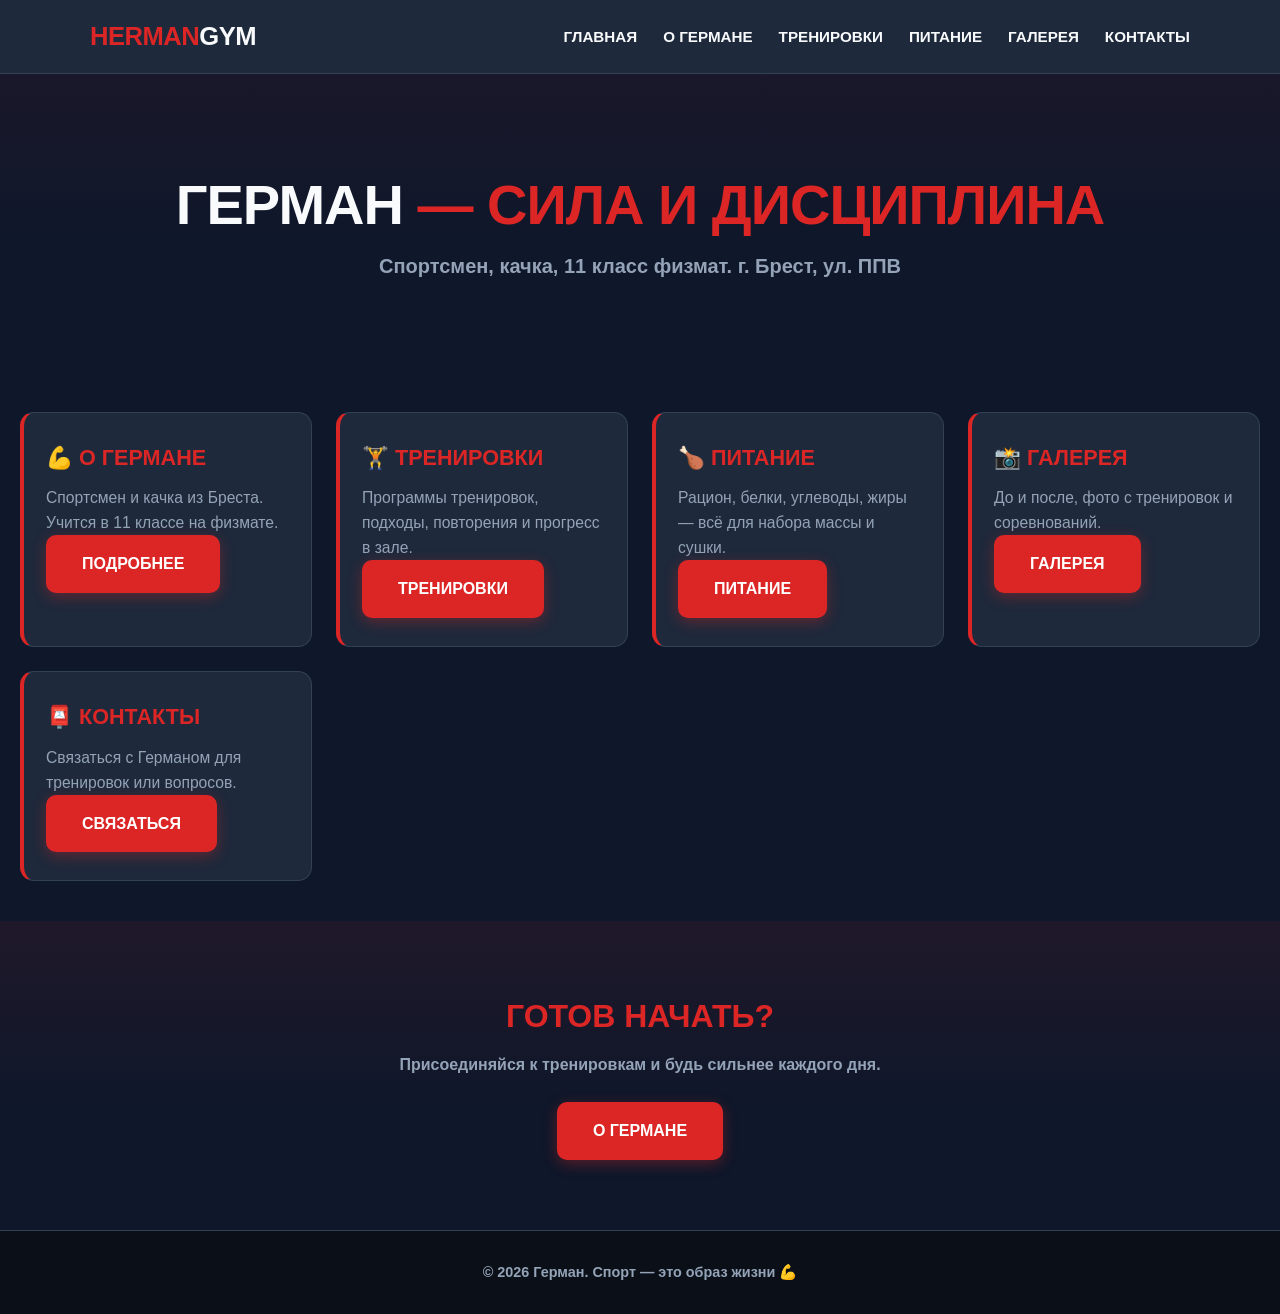
<file: index.html>
<!DOCTYPE html>
<html lang="ru">
<head>
  <meta charset="UTF-8">
  <meta name="viewport" content="width=device-width, initial-scale=1.0">
  <title>Герман | Спортсмен, качка, Brest</title>
  <link rel="stylesheet" href="herman.css">
</head>
<body>

<header>
  <div class="container header-inner">
    <a href="index.html" class="logo">HERMAN<span>GYM</span></a>
    <button class="mobile-toggle" aria-label="Меню">☰</button>
    <nav>
      <ul>
        <li><a href="index.html">Главная</a></li>
        <li><a href="herman_about.html">О Германе</a></li>
        <li><a href="herman_training.html">Тренировки</a></li>
        <li><a href="herman_nutrition.html">Питание</a></li>
        <li><a href="herman_gallery.html">Галерея</a></li>
        <li><a href="herman_contacts.html">Контакты</a></li>
      </ul>
    </nav>
  </div>
</header>

<section class="hero">
  <h1>Герман <span>— сила и дисциплина</span></h1>
  <p>Спортсмен, качка, 11 класс физмат. г. Брест, ул. ППВ</p>
</section>

<section class="grid">
  <div class="card">
    <h3>💪 О Германе</h3>
    <p>Спортсмен и качка из Бреста. Учится в 11 классе на физмате.</p>
    <a href="herman_about.html" class="btn">Подробнее</a>
  </div>
  <div class="card">
    <h3>🏋️ Тренировки</h3>
    <p>Программы тренировок, подходы, повторения и прогресс в зале.</p>
    <a href="herman_training.html" class="btn">Тренировки</a>
  </div>
  <div class="card">
    <h3>🍗 Питание</h3>
    <p>Рацион, белки, углеводы, жиры — всё для набора массы и сушки.</p>
    <a href="herman_nutrition.html" class="btn">Питание</a>
  </div>
  <div class="card">
    <h3>📸 Галерея</h3>
    <p>До и после, фото с тренировок и соревнований.</p>
    <a href="herman_gallery.html" class="btn">Галерея</a>
  </div>
  <div class="card">
    <h3>📮 Контакты</h3>
    <p>Связаться с Германом для тренировок или вопросов.</p>
    <a href="herman_contacts.html" class="btn">Связаться</a>
  </div>
</section>

<section class="cta">
  <h3>Готов начать?</h3>
  <p>Присоединяйся к тренировкам и будь сильнее каждого дня.</p>
  <a href="herman_about.html" class="btn">О Германе</a>
</section>

<footer>
  <div class="container">
    <p>&copy; 2026 Герман. Спорт — это образ жизни 💪</p>
  </div>
</footer>

<script src="script.js"></script>
</body>
</html>
</file>
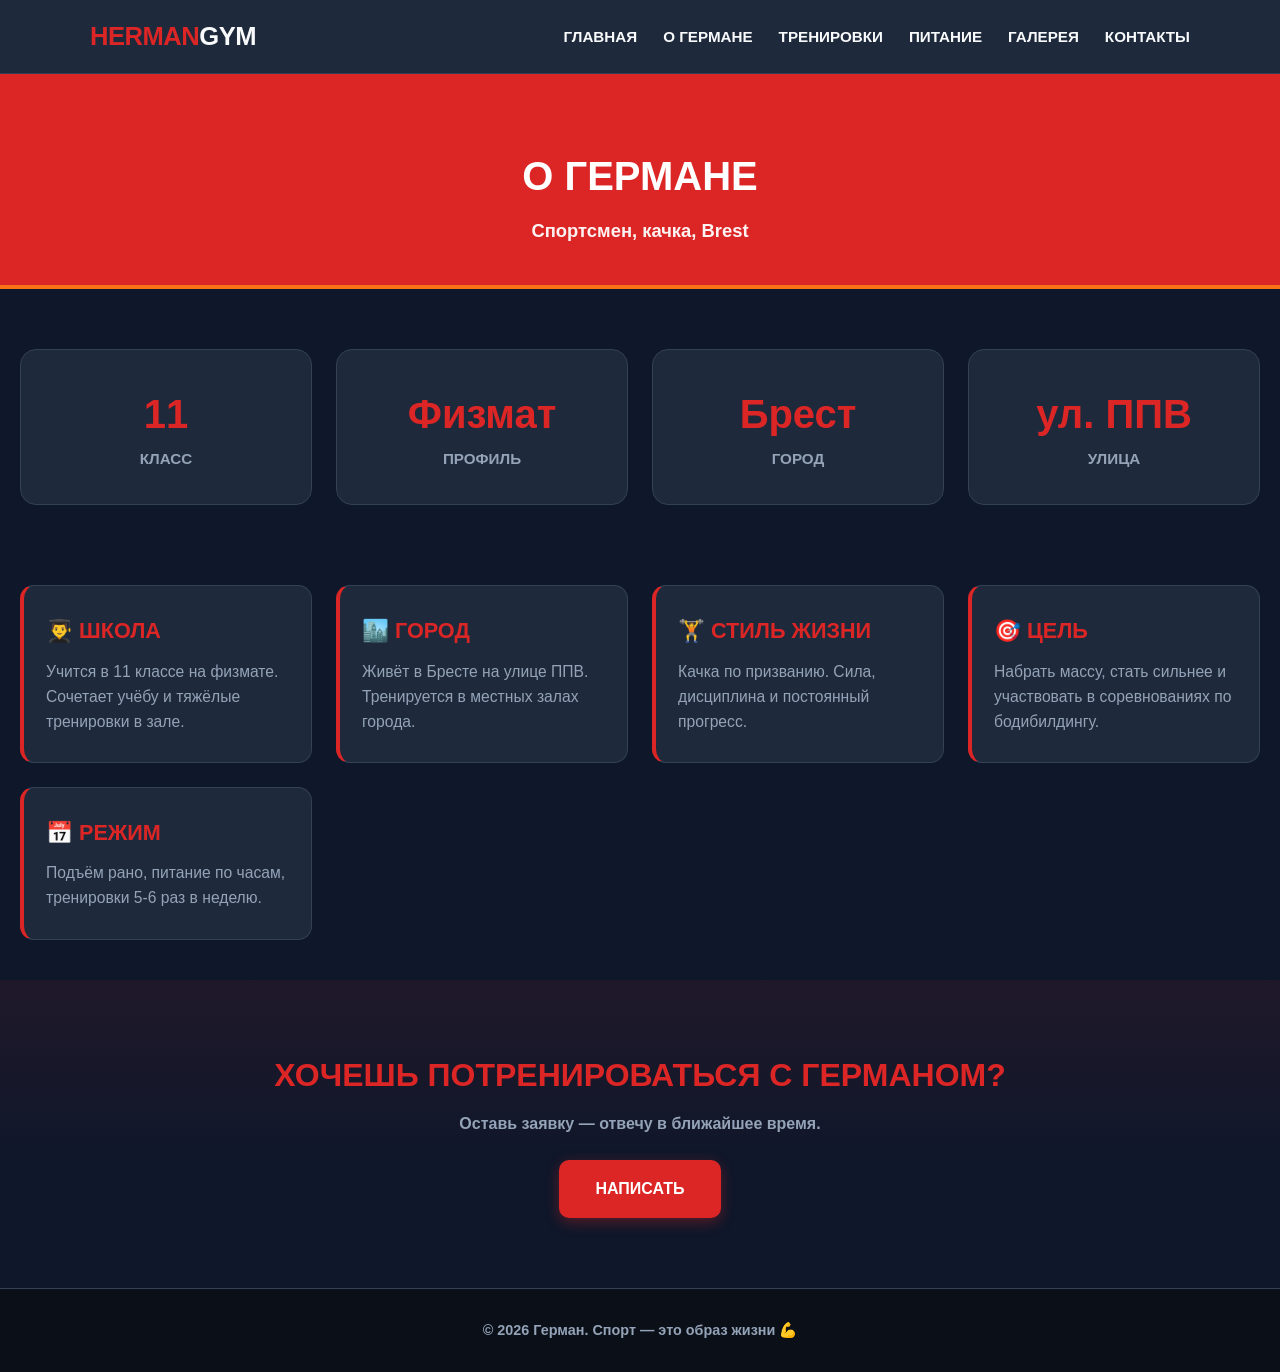
<file: herman_about.html>
<!DOCTYPE html>
<html lang="ru">
<head>
  <meta charset="UTF-8">
  <meta name="viewport" content="width=device-width, initial-scale=1.0">
  <title>О Германе | Спортсмен Brest</title>
  <link rel="stylesheet" href="herman.css">
</head>
<body>

<header>
  <div class="container header-inner">
    <a href="index.html" class="logo">HERMAN<span>GYM</span></a>
    <button class="mobile-toggle" aria-label="Меню">☰</button>
    <nav>
      <ul>
        <li><a href="index.html">Главная</a></li>
        <li><a href="herman_about.html">О Германе</a></li>
        <li><a href="herman_training.html">Тренировки</a></li>
        <li><a href="herman_nutrition.html">Питание</a></li>
        <li><a href="herman_gallery.html">Галерея</a></li>
        <li><a href="herman_contacts.html">Контакты</a></li>
      </ul>
    </nav>
  </div>
</header>

<section class="page-header">
  <div class="container">
    <h2>О Германе</h2>
    <p>Спортсмен, качка, Brest</p>
  </div>
</section>

<section class="stats-grid">
  <div class="stat">
    <span class="num">11</span>
    <span class="label">Класс</span>
  </div>
  <div class="stat">
    <span class="num">Физмат</span>
    <span class="label">Профиль</span>
  </div>
  <div class="stat">
    <span class="num">Брест</span>
    <span class="label">Город</span>
  </div>
  <div class="stat">
    <span class="num">ул. ППВ</span>
    <span class="label">Улица</span>
  </div>
</section>

<section class="grid" style="padding-top: 20px;">
  <div class="card">
    <h3>👨‍🎓 Школа</h3>
    <p>Учится в 11 классе на физмате. Сочетает учёбу и тяжёлые тренировки в зале.</p>
  </div>
  <div class="card">
    <h3>🏙️ Город</h3>
    <p>Живёт в Бресте на улице ППВ. Тренируется в местных залах города.</p>
  </div>
  <div class="card">
    <h3>🏋️ Стиль жизни</h3>
    <p>Качка по призванию. Сила, дисциплина и постоянный прогресс.</p>
  </div>
  <div class="card">
    <h3>🎯 Цель</h3>
    <p>Набрать массу, стать сильнее и участвовать в соревнованиях по бодибилдингу.</p>
  </div>
  <div class="card">
    <h3>📅 Режим</h3>
    <p>Подъём рано, питание по часам, тренировки 5-6 раз в неделю.</p>
  </div>
</section>

<section class="cta">
  <h3>Хочешь потренироваться с Германом?</h3>
  <p>Оставь заявку — отвечу в ближайшее время.</p>
  <a href="herman_contacts.html" class="btn">Написать</a>
</section>

<footer>
  <div class="container">
    <p>&copy; 2026 Герман. Спорт — это образ жизни 💪</p>
  </div>
</footer>

<script src="script.js"></script>
</body>
</html>
</file>
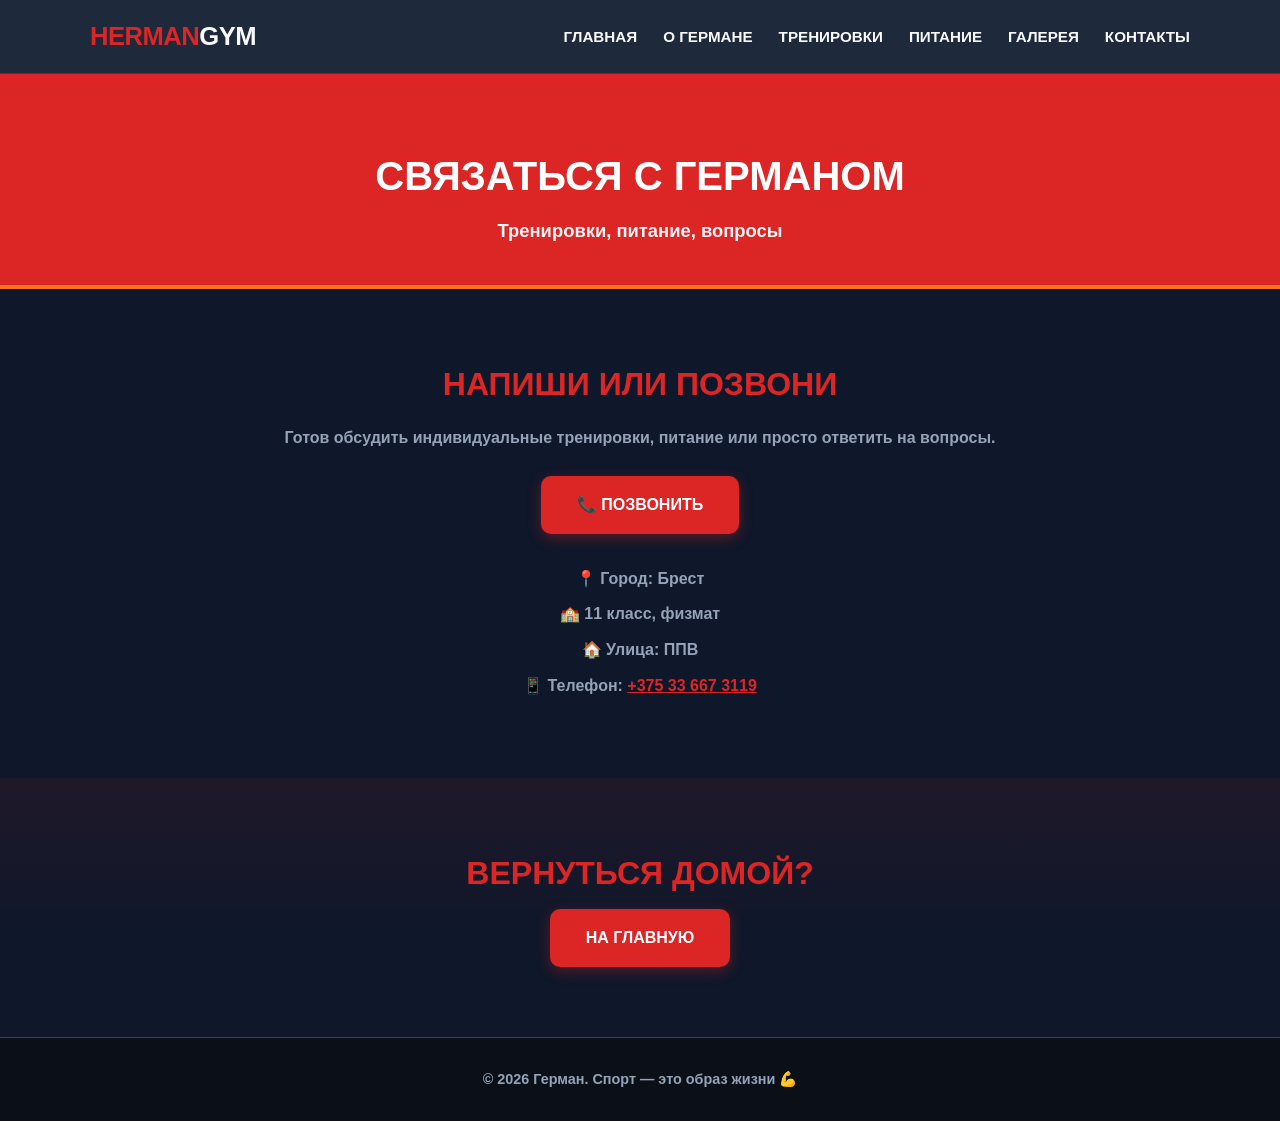
<file: herman_contacts.html>
<!DOCTYPE html>
<html lang="ru">
<head>
  <meta charset="UTF-8">
  <meta name="viewport" content="width=device-width, initial-scale=1.0">
  <title>Контакты Германа | Brest</title>
  <link rel="stylesheet" href="herman.css">
</head>
<body>

<header>
  <div class="container header-inner">
    <a href="index.html" class="logo">HERMAN<span>GYM</span></a>
    <button class="mobile-toggle" aria-label="Меню">☰</button>
    <nav>
      <ul>
        <li><a href="index.html">Главная</a></li>
        <li><a href="herman_about.html">О Германе</a></li>
        <li><a href="herman_training.html">Тренировки</a></li>
        <li><a href="herman_nutrition.html">Питание</a></li>
        <li><a href="herman_gallery.html">Галерея</a></li>
        <li><a href="herman_contacts.html">Контакты</a></li>
      </ul>
    </nav>
  </div>
</header>

<section class="page-header">
  <div class="container">
    <h2>Связаться с Германом</h2>
    <p>Тренировки, питание, вопросы</p>
  </div>
</section>

<section class="contacts">
  <div class="container">
    <h3>Напиши или позвони</h3>
    <p>Готов обсудить индивидуальные тренировки, питание или просто ответить на вопросы.</p>
    <a href="tel:+375336673119" class="btn">📞 Позвонить</a>
    <div class="contact-info">
      <p>📍 Город: Брест</p>
      <p>🏫 11 класс, физмат</p>
      <p>🏠 Улица: ППВ</p>
      <p>📱 Телефон: <a href="tel:+375336673119" style="color:var(--primary); text-decoration:underline;">+375 33 667 3119</a></p>
    </div>
  </div>
</section>

<section class="cta">
  <h3>Вернуться домой?</h3>
  <a href="index.html" class="btn">На главную</a>
</section>

<footer>
  <div class="container">
    <p>&copy; 2026 Герман. Спорт — это образ жизни 💪</p>
  </div>
</footer>

<script src="script.js"></script>
</body>
</html>
</file>
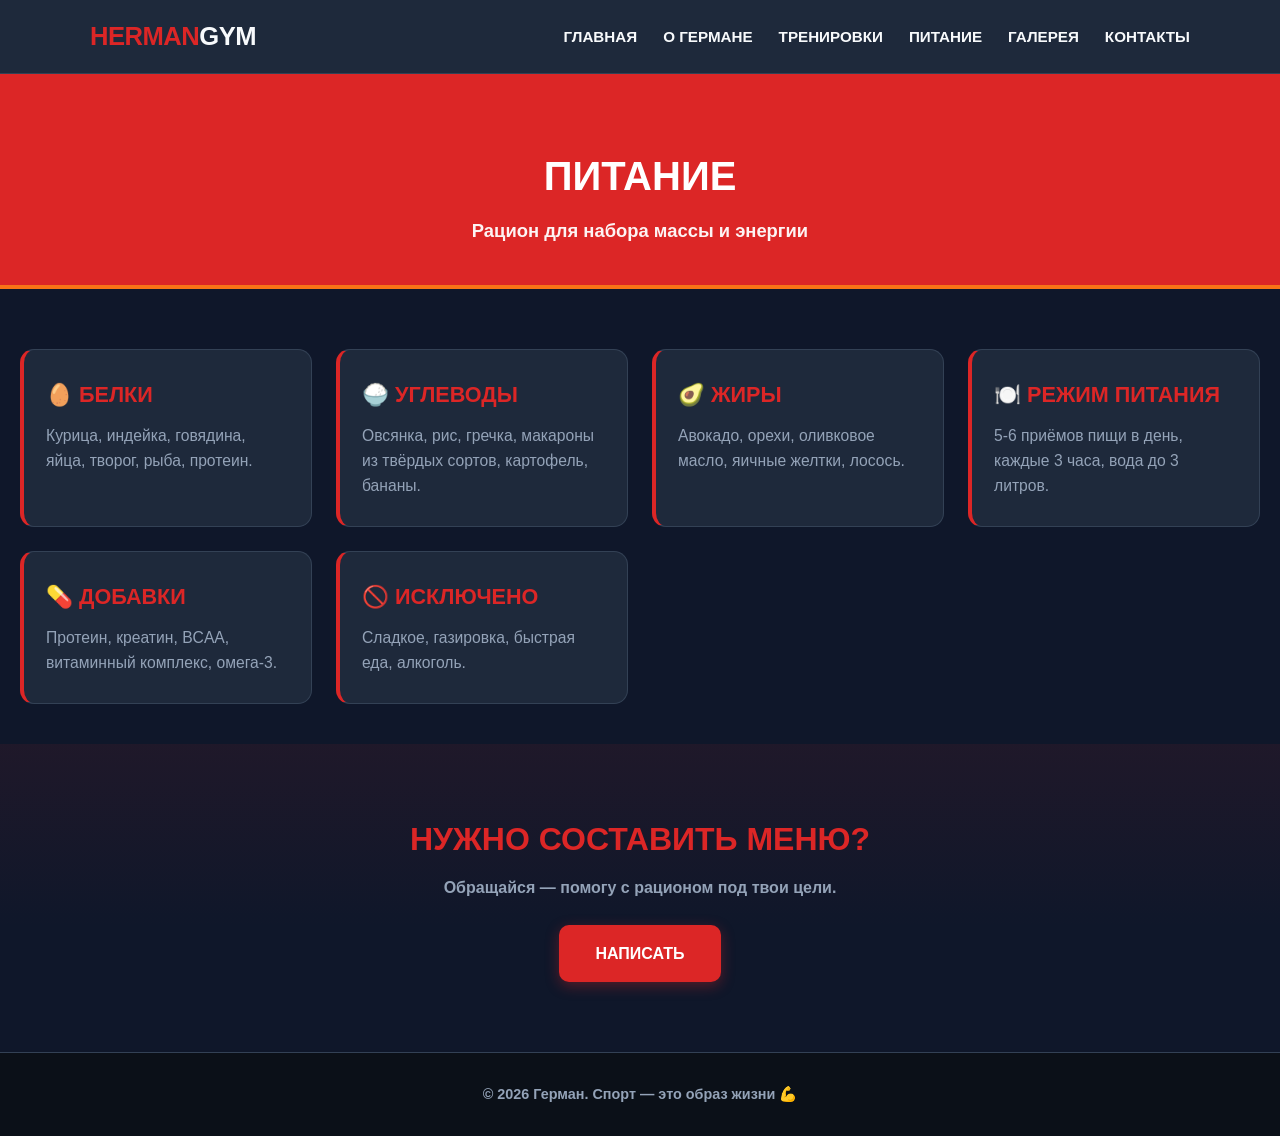
<file: herman_nutrition.html>
<!DOCTYPE html>
<html lang="ru">
<head>
  <meta charset="UTF-8">
  <meta name="viewport" content="width=device-width, initial-scale=1.0">
  <title>Питание Германа | Brest</title>
  <link rel="stylesheet" href="herman.css">
</head>
<body>

<header>
  <div class="container header-inner">
    <a href="index.html" class="logo">HERMAN<span>GYM</span></a>
    <button class="mobile-toggle" aria-label="Меню">☰</button>
    <nav>
      <ul>
        <li><a href="index.html">Главная</a></li>
        <li><a href="herman_about.html">О Германе</a></li>
        <li><a href="herman_training.html">Тренировки</a></li>
        <li><a href="herman_nutrition.html">Питание</a></li>
        <li><a href="herman_gallery.html">Галерея</a></li>
        <li><a href="herman_contacts.html">Контакты</a></li>
      </ul>
    </nav>
  </div>
</header>

<section class="page-header">
  <div class="container">
    <h2>Питание</h2>
    <p>Рацион для набора массы и энергии</p>
  </div>
</section>

<section class="grid">
  <div class="card">
    <h3>🥚 Белки</h3>
    <p>Курица, индейка, говядина, яйца, творог, рыба, протеин.</p>
  </div>
  <div class="card">
    <h3>🍚 Углеводы</h3>
    <p>Овсянка, рис, гречка, макароны из твёрдых сортов, картофель, бананы.</p>
  </div>
  <div class="card">
    <h3>🥑 Жиры</h3>
    <p>Авокадо, орехи, оливковое масло, яичные желтки, лосось.</p>
  </div>
  <div class="card">
    <h3>🍽️ Режим питания</h3>
    <p>5-6 приёмов пищи в день, каждые 3 часа, вода до 3 литров.</p>
  </div>
  <div class="card">
    <h3>💊 Добавки</h3>
    <p>Протеин, креатин, BCAA, витаминный комплекс, омега-3.</p>
  </div>
  <div class="card">
    <h3>🚫 Исключено</h3>
    <p>Сладкое, газировка, быстрая еда, алкоголь.</p>
  </div>
</section>

<section class="cta">
  <h3>Нужно составить меню?</h3>
  <p>Обращайся — помогу с рационом под твои цели.</p>
  <a href="herman_contacts.html" class="btn">Написать</a>
</section>

<footer>
  <div class="container">
    <p>&copy; 2026 Герман. Спорт — это образ жизни 💪</p>
  </div>
</footer>

<script src="script.js"></script>
</body>
</html>
</file>
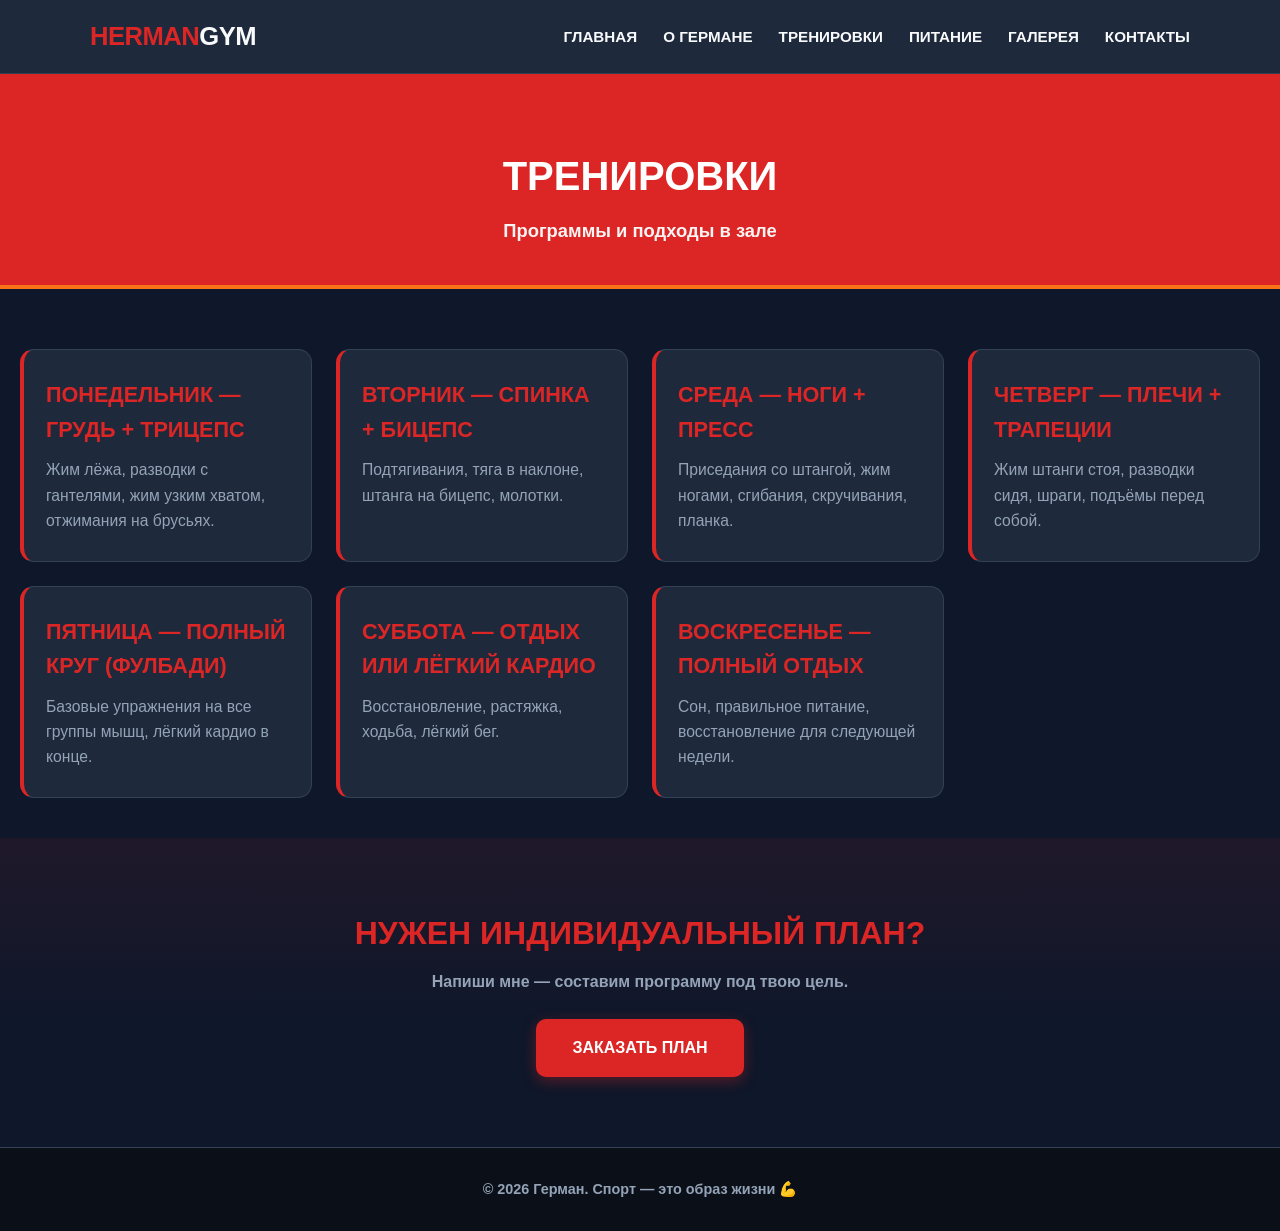
<file: herman_training.html>
<!DOCTYPE html>
<html lang="ru">
<head>
  <meta charset="UTF-8">
  <meta name="viewport" content="width=device-width, initial-scale=1.0">
  <title>Тренировки Германа | Brest</title>
  <link rel="stylesheet" href="herman.css">
</head>
<body>

<header>
  <div class="container header-inner">
    <a href="index.html" class="logo">HERMAN<span>GYM</span></a>
    <button class="mobile-toggle" aria-label="Меню">☰</button>
    <nav>
      <ul>
        <li><a href="index.html">Главная</a></li>
        <li><a href="herman_about.html">О Германе</a></li>
        <li><a href="herman_training.html">Тренировки</a></li>
        <li><a href="herman_nutrition.html">Питание</a></li>
        <li><a href="herman_gallery.html">Галерея</a></li>
        <li><a href="herman_contacts.html">Контакты</a></li>
      </ul>
    </nav>
  </div>
</header>

<section class="page-header">
  <div class="container">
    <h2>Тренировки</h2>
    <p>Программы и подходы в зале</p>
  </div>
</section>

<section class="grid">
  <div class="card">
    <h3>Понедельник — Грудь + Трицепс</h3>
    <p>Жим лёжа, разводки с гантелями, жим узким хватом, отжимания на брусьях.</p>
  </div>
  <div class="card">
    <h3>Вторник — Спинка + Бицепс</h3>
    <p>Подтягивания, тяга в наклоне, штанга на бицепс, молотки.</p>
  </div>
  <div class="card">
    <h3>Среда — Ноги + Пресс</h3>
    <p>Приседания со штангой, жим ногами, сгибания, скручивания, планка.</p>
  </div>
  <div class="card">
    <h3>Четверг — Плечи + Трапеции</h3>
    <p>Жим штанги стоя, разводки сидя, шраги, подъёмы перед собой.</p>
  </div>
  <div class="card">
    <h3>Пятница — Полный круг (Фулбади)</h3>
    <p>Базовые упражнения на все группы мышц, лёгкий кардио в конце.</p>
  </div>
  <div class="card">
    <h3>Суббота — Отдых или лёгкий кардио</h3>
    <p>Восстановление, растяжка, ходьба, лёгкий бег.</p>
  </div>
  <div class="card">
    <h3>Воскресенье — Полный отдых</h3>
    <p>Сон, правильное питание, восстановление для следующей недели.</p>
  </div>
</section>

<section class="cta">
  <h3>Нужен индивидуальный план?</h3>
  <p>Напиши мне — составим программу под твою цель.</p>
  <a href="herman_contacts.html" class="btn">Заказать план</a>
</section>

<footer>
  <div class="container">
    <p>&copy; 2026 Герман. Спорт — это образ жизни 💪</p>
  </div>
</footer>

<script src="script.js"></script>
</body>
</html>
</file>
<file: herman.css>
* {
  margin: 0;
  padding: 0;
  box-sizing: border-box;
}

:root {
  --primary: #dc2626;
  --primary-dark: #b91c1c;
  --accent: #f97316;
  --bg: #0f172a;
  --bg-card: #1e293b;
  --text: #f8fafc;
  --text-muted: #94a3b8;
  --border: #334155;
}

html {
  scroll-behavior: smooth;
}

body {
  font-family: 'Segoe UI', 'Roboto', 'Helvetica Neue', Arial, sans-serif;
  background: var(--bg);
  color: var(--text);
  line-height: 1.6;
  min-height: 100vh;
}

.container {
  max-width: 1100px;
  margin: 0 auto;
  padding: 0 20px;
}

/* Header */
header {
  background: var(--bg-card);
  border-bottom: 1px solid var(--border);
  position: sticky;
  top: 0;
  z-index: 100;
}

.header-inner {
  display: flex;
  justify-content: space-between;
  align-items: center;
  padding: 16px 0;
}

.logo {
  font-size: 1.6rem;
  font-weight: 900;
  color: var(--primary);
  text-decoration: none;
  text-transform: uppercase;
  letter-spacing: -0.5px;
}

.logo span {
  color: var(--text);
}

nav ul {
  display: flex;
  list-style: none;
  gap: 26px;
}

nav a {
  text-decoration: none;
  color: var(--text);
  font-weight: 700;
  font-size: 0.95rem;
  text-transform: uppercase;
  transition: color 0.2s;
}

nav a:hover {
  color: var(--primary);
}

.mobile-toggle {
  display: none;
  font-size: 1.5rem;
  background: none;
  border: 1px solid var(--border);
  color: var(--text);
  padding: 6px 10px;
  border-radius: 6px;
  cursor: pointer;
}

/* Hero */
.hero {
  text-align: center;
  padding: 100px 20px 70px;
  background: linear-gradient(180deg, rgba(220,38,38,0.05) 0%, transparent 60%);
}

.hero h1 {
  font-size: 3.5rem;
  font-weight: 900;
  margin-bottom: 14px;
  letter-spacing: -1px;
  text-transform: uppercase;
  line-height: 1.1;
}

.hero h1 span {
  color: var(--primary);
}

.hero p {
  font-size: 1.25rem;
  color: var(--text-muted);
  max-width: 650px;
  margin: 0 auto;
  font-weight: 700;
}

/* Page header */
.page-header {
  background: var(--primary);
  color: #fff;
  padding: 70px 20px 40px;
  text-align: center;
  border-bottom: 4px solid var(--accent);
}

.page-header h2 {
  font-size: 2.5rem;
  font-weight: 900;
  margin-bottom: 8px;
  text-transform: uppercase;
}

.page-header p {
  font-size: 1.15rem;
  opacity: 0.95;
  font-weight: 700;
}

/* Grid */
.grid {
  display: grid;
  grid-template-columns: repeat(auto-fit, minmax(280px, 1fr));
  gap: 24px;
  padding: 60px 20px 40px;
}

.card {
  background: var(--bg-card);
  border: 1px solid var(--border);
  border-left: 4px solid var(--primary);
  border-radius: 14px;
  padding: 28px 22px;
  transition: transform 0.2s, border-color 0.2s, box-shadow 0.2s;
}

.card:hover {
  transform: translateY(-5px);
  border-color: var(--primary);
  box-shadow: 0 12px 30px rgba(220, 38, 38, 0.15);
}

.card h3 {
  font-size: 1.35rem;
  margin-bottom: 10px;
  color: var(--primary);
  text-transform: uppercase;
  font-weight: 800;
}

.card p {
  color: var(--text-muted);
  font-size: 0.98rem;
}

.card img {
  width: 100%;
  border-radius: 12px;
  margin-bottom: 14px;
  display: block;
  border: 1px solid var(--border);
}

/* Stats */
.stats-grid {
  display: grid;
  grid-template-columns: repeat(auto-fit, minmax(200px, 1fr));
  gap: 24px;
  padding: 60px 20px;
  text-align: center;
}

.stat {
  background: var(--bg-card);
  border: 1px solid var(--border);
  border-radius: 16px;
  padding: 32px 20px;
}

.stat .num {
  font-size: 2.5rem;
  font-weight: 900;
  color: var(--primary);
  display: block;
}

.stat .label {
  color: var(--text-muted);
  font-size: 0.95rem;
  font-weight: 700;
  text-transform: uppercase;
  margin-top: 8px;
}

/* Gallery */
.gallery-grid {
  display: grid;
  grid-template-columns: repeat(auto-fill, minmax(260px, 1fr));
  gap: 18px;
  padding: 60px 20px;
}

.gallery-item {
  aspect-ratio: 1;
  border-radius: 14px;
  overflow: hidden;
  border: 1px solid var(--border);
  background: var(--bg-card);
  position: relative;
}

.gallery-item img {
  width: 100%;
  height: 100%;
  object-fit: cover;
  transition: transform 0.3s;
}

.gallery-item:hover img {
  transform: scale(1.06);
}

.gallery-item span {
  position: absolute;
  bottom: 10px;
  left: 10px;
  right: 10px;
  background: rgba(0,0,0,0.55);
  color: #fff;
  font-size: 0.85rem;
  font-weight: 700;
  padding: 6px 10px;
  border-radius: 8px;
  text-align: center;
  text-transform: uppercase;
}

/* CTA */
.cta {
  text-align: center;
  padding: 70px 20px;
  background: linear-gradient(180deg, rgba(220,38,38,0.08) 0%, transparent 60%);
}

.cta h3 {
  font-size: 2rem;
  font-weight: 900;
  margin-bottom: 10px;
  text-transform: uppercase;
  color: var(--primary);
}

.cta p {
  color: var(--text-muted);
  margin-bottom: 24px;
  font-weight: 700;
}

.btn {
  display: inline-block;
  background: var(--primary);
  color: #fff;
  padding: 16px 36px;
  border-radius: 10px;
  text-decoration: none;
  font-weight: 800;
  text-transform: uppercase;
  font-size: 1rem;
  transition: background 0.2s, transform 0.15s;
  box-shadow: 0 4px 14px rgba(220, 38, 38, 0.35);
}

.btn:hover {
  background: var(--primary-dark);
  transform: translateY(-2px);
}

/* Contacts */
.contacts {
  padding: 70px 20px;
  text-align: center;
}

.contacts h3 {
  font-size: 2rem;
  font-weight: 900;
  margin-bottom: 14px;
  text-transform: uppercase;
  color: var(--primary);
}

.contacts p {
  margin-bottom: 26px;
  color: var(--text-muted);
  font-weight: 700;
}

.contact-info {
  margin-top: 32px;
  font-size: 1rem;
  color: var(--text-muted);
}

.contact-info p {
  margin-bottom: 10px;
}

/* Footer */
footer {
  background: #0b1018;
  border-top: 1px solid var(--border);
  padding: 30px 20px;
  text-align: center;
  color: var(--text-muted);
  font-size: 0.9rem;
  font-weight: 700;
}

/* Responsive */
@media (max-width: 768px) {
  .mobile-toggle { display: block; }
  nav { position: absolute; top: 100%; left: 0; right: 0; background: var(--bg-card); border-bottom: 1px solid var(--border); display: none; padding: 18px 0; }
  nav.open { display: block; }
  nav ul { flex-direction: column; gap: 16px; align-items: center; }
  .hero h1 { font-size: 2.4rem; }
  .page-header h2 { font-size: 1.9rem; }
}
</file>
